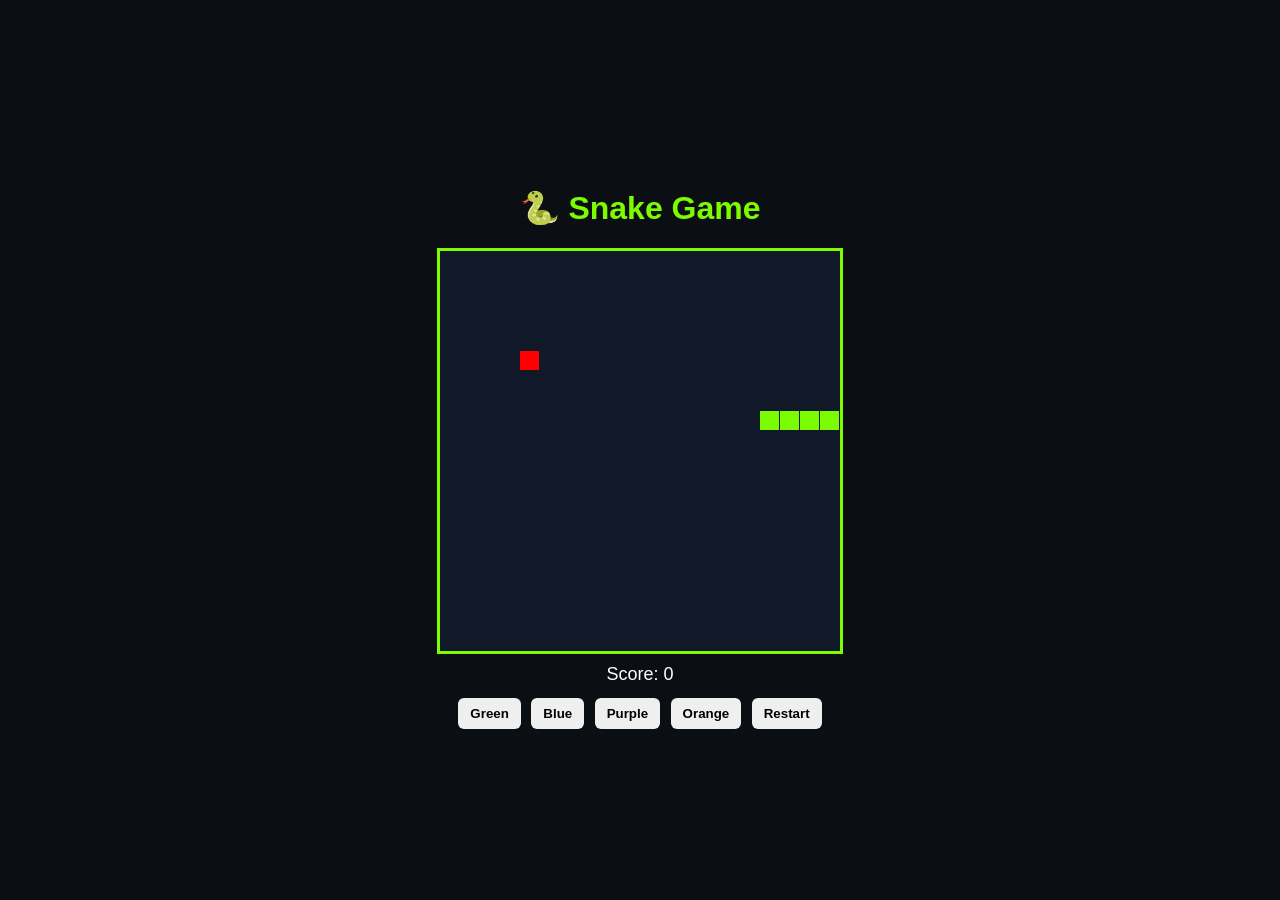
<file: index.html>
<!DOCTYPE html>
<html lang="en">
<head>
<meta charset="UTF-8">
<title>Snake Game - Skins & Walls</title>

<style>
body {
    margin: 0;
    background: #0b0f14;
    color: white;
    font-family: Arial, sans-serif;
    display: flex;
    flex-direction: column;
    align-items: center;
    justify-content: center;
    height: 100vh;
}

h1 {
    color: #7CFC00;
}

canvas {
    background: #111827;
    border: 3px solid #7CFC00;
}

#score {
    margin-top: 10px;
    font-size: 18px;
}

.controls {
    margin-top: 10px;
}

button {
    padding: 8px 12px;
    margin: 3px;
    border: none;
    border-radius: 6px;
    cursor: pointer;
    font-weight: bold;
}

button:hover {
    opacity: 0.85;
}
</style>
</head>

<body>

<h1>🐍 Snake Game</h1>

<canvas id="game" width="400" height="400"></canvas>

<div id="score">Score: 0</div>

<div class="controls">
    <button onclick="setSkin('green')">Green</button>
    <button onclick="setSkin('blue')">Blue</button>
    <button onclick="setSkin('purple')">Purple</button>
    <button onclick="setSkin('orange')">Orange</button>
    <button onclick="restartGame()">Restart</button>
</div>

<script>
const canvas = document.getElementById("game");
const ctx = canvas.getContext("2d");

const grid = 20;

let snakeColor = "#7CFC00";

let snake = {};
let apple = {};
let score = 0;

let count = 0;
let speed = 6;

// ---------- INIT ----------
function init() {
    snake = {
        x: 160,
        y: 160,
        dx: grid,
        dy: 0,
        cells: [],
        maxCells: 4
    };

    apple = {
        x: randomGrid(),
        y: randomGrid()
    };

    score = 0;
    speed = 6;

    document.getElementById("score").innerText = "Score: 0";
}

function randomGrid() {
    return Math.floor(Math.random() * 20) * grid;
}

// ---------- GAME LOOP ----------
function loop() {
    requestAnimationFrame(loop);

    if (++count < speed) return;
    count = 0;

    ctx.clearRect(0, 0, canvas.width, canvas.height);

    // move snake
    snake.x += snake.dx;
    snake.y += snake.dy;

    // 🧱 WALLS KILL
    if (
        snake.x < 0 ||
        snake.x >= canvas.width ||
        snake.y < 0 ||
        snake.y >= canvas.height
    ) {
        resetGame();
        return;
    }

    snake.cells.unshift({ x: snake.x, y: snake.y });

    if (snake.cells.length > snake.maxCells) {
        snake.cells.pop();
    }

    // draw apple
    ctx.fillStyle = "red";
    ctx.fillRect(apple.x, apple.y, grid - 1, grid - 1);

    // draw snake
    ctx.fillStyle = snakeColor;

    snake.cells.forEach((cell, index) => {

        ctx.fillRect(cell.x, cell.y, grid - 1, grid - 1);

        // eat apple
        if (cell.x === apple.x && cell.y === apple.y) {
            snake.maxCells++;
            score += 1; // 🔢 1 POINT ONLY

            document.getElementById("score").innerText = "Score: " + score;

            apple.x = randomGrid();
            apple.y = randomGrid();

            // speed up slightly
            if (speed > 2) speed -= 0.15;
        }

        // collision with self
        for (let i = index + 1; i < snake.cells.length; i++) {
            if (cell.x === snake.cells[i].x && cell.y === snake.cells[i].y) {
                resetGame();
            }
        }
    });
}

// ---------- CONTROLS ----------
document.addEventListener("keydown", function(e) {
    if (e.key === "ArrowLeft" && snake.dx === 0) {
        snake.dx = -grid;
        snake.dy = 0;
    }
    else if (e.key === "ArrowUp" && snake.dy === 0) {
        snake.dx = 0;
        snake.dy = -grid;
    }
    else if (e.key === "ArrowRight" && snake.dx === 0) {
        snake.dx = grid;
        snake.dy = 0;
    }
    else if (e.key === "ArrowDown" && snake.dy === 0) {
        snake.dx = 0;
        snake.dy = grid;
    }
});

// ---------- SKINS ----------
function setSkin(color) {
    if (color === "green") snakeColor = "#7CFC00";
    if (color === "blue") snakeColor = "#00bfff";
    if (color === "purple") snakeColor = "#b266ff";
    if (color === "orange") snakeColor = "#ff8c00";
}

// ---------- RESET ----------
function resetGame() {
    init();
}

// ---------- START ----------
init();
requestAnimationFrame(loop);
</script>

</body>
</html>
</file>
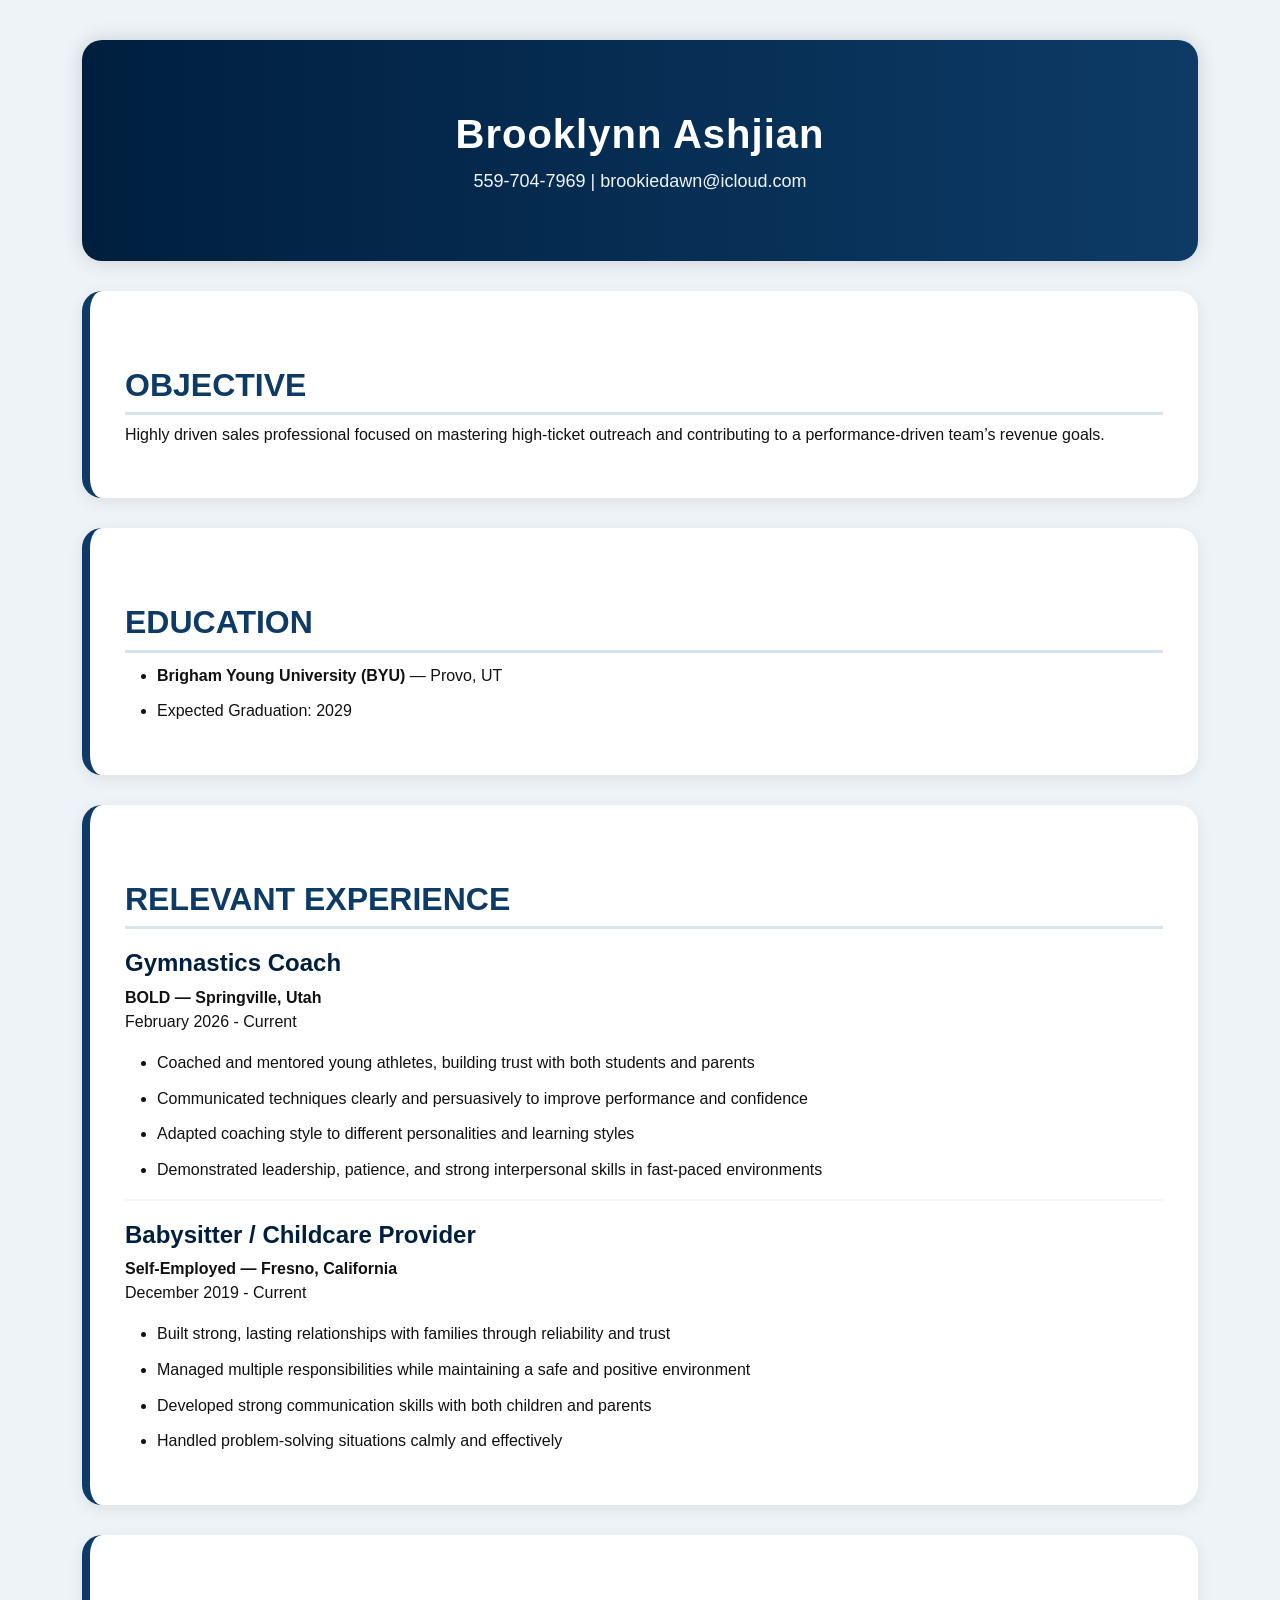
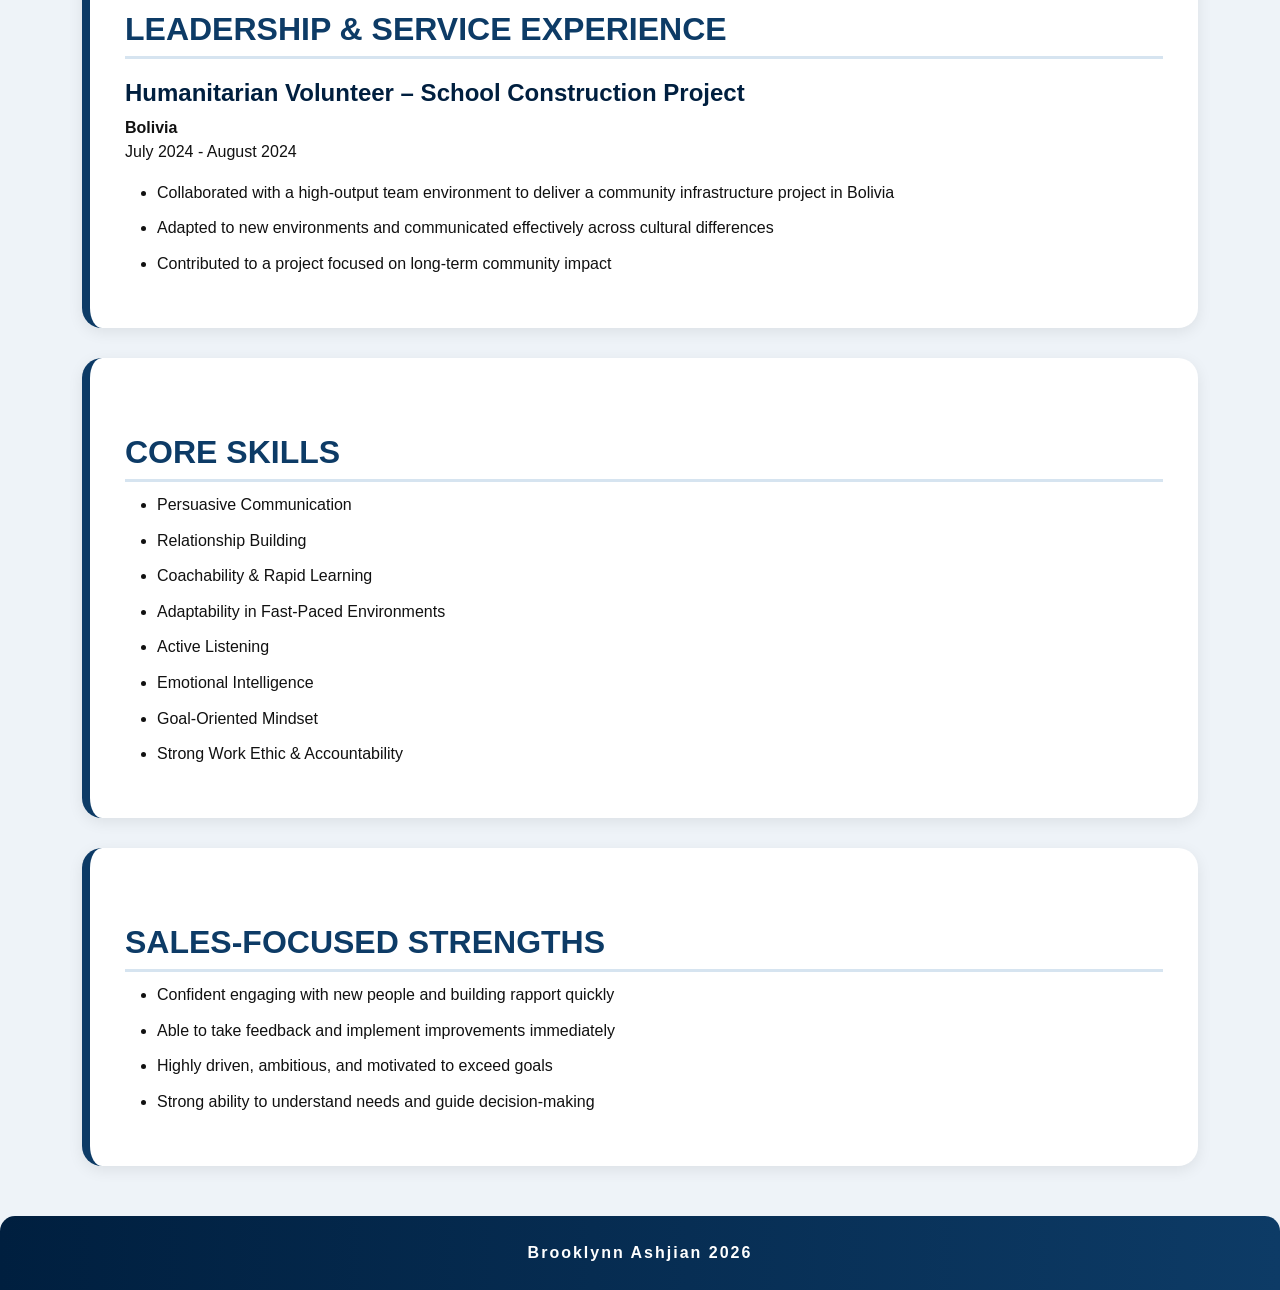
<file: Resume.html>
<!DOCTYPE html>
<html lang="en">
<head>
    <meta charset="UTF-8">
    <meta name="viewport" content="width=device-width, initial-scale=1.0">

    <title>Brooklynn Ashjian Resume</title>

    <link href="https://cdn.jsdelivr.net/npm/bootstrap@5.3.3/dist/css/bootstrap.min.css" rel="stylesheet">

    <style>

        body {
            background-color: #eef3f8;
            font-family: Arial, sans-serif;
            color: #111111;
        }

        /* HERO SECTION */

        .hero {
            background: linear-gradient(to right, #001f3f, #0d3b66);
            border-radius: 20px;
            padding: 50px;
            margin-top: 40px;
            box-shadow: 0px 0px 20px rgba(0,0,0,0.15);
            text-align: center;
            color: white;
        }

        /* PROFILE IMAGE */

        .profile-img {
            width: 230px;
            border-radius: 20px;
            border: 4px solid white;
            box-shadow: 0px 0px 15px rgba(0,0,0,0.3);
        }

        /* NAME */

        h1 {
            color: white;
            font-weight: bold;
            margin-top: 20px;
            letter-spacing: 1px;
        }

        /* SECTION HEADERS */

        h2 {
            color: #0d3b66;
            margin-top: 40px;
            border-bottom: 3px solid #d6e4f0;
            padding-bottom: 8px;
            font-weight: bold;
            text-transform: uppercase;
        }

        /* JOB TITLES */

        h4 {
            color: #001f3f;
            margin-top: 20px;
            font-weight: bold;
        }

        /* CONTACT INFO */

        .contact-info {
            font-size: 18px;
            margin-top: 10px;
            color: #f0f4f8;
        }

        /* CONTENT BOXES */

        .section-box {
            background-color: white;
            padding: 35px;
            border-radius: 20px;
            margin-top: 30px;
            box-shadow: 0px 4px 15px rgba(0,0,0,0.08);
            border-left: 8px solid #0d3b66;
        }

        /* LISTS */

        ul {
            margin-top: 10px;
        }

        li {
            margin-bottom: 10px;
            line-height: 1.6;
        }

        /* HORIZONTAL LINE */

        hr {
            border: 1px solid #d6e4f0;
        }

        /* FOOTER */

        footer {
            text-align: center;
            margin-top: 50px;
            padding: 25px;
            color: white;
            background: linear-gradient(to right, #001f3f, #0d3b66);
            border-radius: 15px 15px 0px 0px;
            font-weight: bold;
            letter-spacing: 2px;
        }

    </style>
</head>

<body>

<div class="container">

    <!-- HERO SECTION -->

    <div class="hero">

        <h1>Brooklynn Ashjian</h1>

        <p class="contact-info">
            559-704-7969 |
            brookiedawn@icloud.com
        </p>

    </div>

    <!-- OBJECTIVE -->

    <div class="section-box">

        <h2>Objective</h2>

        <p>
            Highly driven sales professional focused on mastering
            high-ticket outreach and contributing to a
            performance-driven team’s revenue goals.
        </p>

    </div>

    <!-- EDUCATION -->

    <div class="section-box">

        <h2>Education</h2>

        <ul>

            <li>
                <strong>Brigham Young University (BYU)</strong>
                — Provo, UT
            </li>

            <li>
                Expected Graduation: 2029
            </li>

        </ul>

    </div>

    <!-- EXPERIENCE -->

    <div class="section-box">

        <h2>Relevant Experience</h2>

        <h4>Gymnastics Coach</h4>

        <p>
            <strong>BOLD — Springville, Utah</strong><br>
            February 2026 - Current
        </p>

        <ul>

            <li>
                Coached and mentored young athletes,
                building trust with both students and parents
            </li>

            <li>
                Communicated techniques clearly and persuasively
                to improve performance and confidence
            </li>

            <li>
                Adapted coaching style to different personalities
                and learning styles
            </li>

            <li>
                Demonstrated leadership, patience, and strong
                interpersonal skills in fast-paced environments
            </li>

        </ul>

        <hr>

        <h4>Babysitter / Childcare Provider</h4>

        <p>
            <strong>Self-Employed — Fresno, California</strong><br>
            December 2019 - Current
        </p>

        <ul>

            <li>
                Built strong, lasting relationships with families
                through reliability and trust
            </li>

            <li>
                Managed multiple responsibilities while maintaining
                a safe and positive environment
            </li>

            <li>
                Developed strong communication skills with both
                children and parents
            </li>

            <li>
                Handled problem-solving situations calmly
                and effectively
            </li>

        </ul>

    </div>

    <!-- LEADERSHIP -->

    <div class="section-box">

        <h2>Leadership & Service Experience</h2>

        <h4>Humanitarian Volunteer – School Construction Project</h4>

        <p>
            <strong>Bolivia</strong><br>
            July 2024 - August 2024
        </p>

        <ul>

            <li>
                Collaborated with a high-output team environment
                to deliver a community infrastructure project in Bolivia
            </li>

            <li>
                Adapted to new environments and communicated
                effectively across cultural differences
            </li>

            <li>
                Contributed to a project focused on long-term
                community impact
            </li>

        </ul>

    </div>

    <!-- CORE SKILLS -->

    <div class="section-box">

        <h2>Core Skills</h2>

        <ul>

            <li>Persuasive Communication</li>

            <li>Relationship Building</li>

            <li>Coachability & Rapid Learning</li>

            <li>Adaptability in Fast-Paced Environments</li>

            <li>Active Listening</li>

            <li>Emotional Intelligence</li>

            <li>Goal-Oriented Mindset</li>

            <li>Strong Work Ethic & Accountability</li>

        </ul>

    </div>

    <!-- SALES STRENGTHS -->

    <div class="section-box">

        <h2>Sales-Focused Strengths</h2>

        <ul>

            <li>
                Confident engaging with new people and
                building rapport quickly
            </li>

            <li>
                Able to take feedback and implement
                improvements immediately
            </li>

            <li>
                Highly driven, ambitious, and motivated
                to exceed goals
            </li>

            <li>
                Strong ability to understand needs and
                guide decision-making
            </li>

        </ul>

    </div>

</div>

<footer>

    Brooklynn Ashjian 2026

</footer>

</body>
</html>
</file>
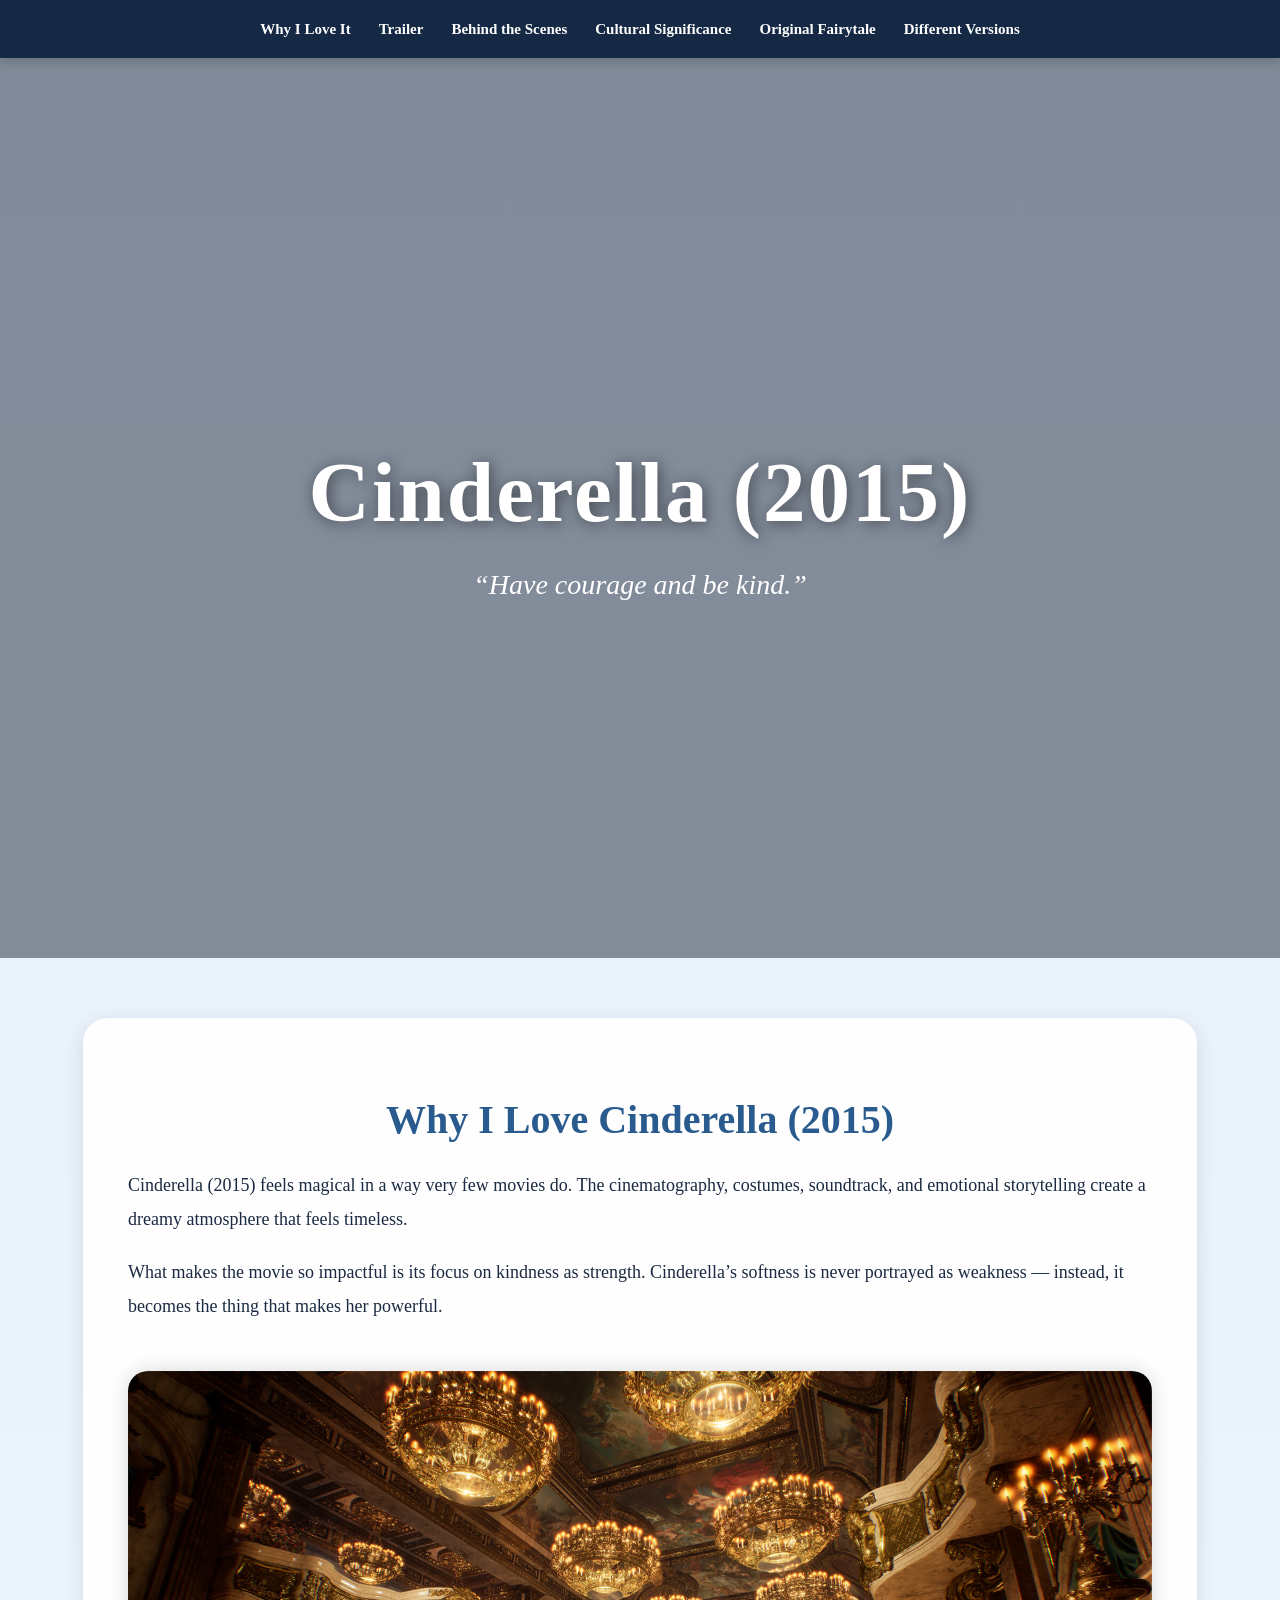
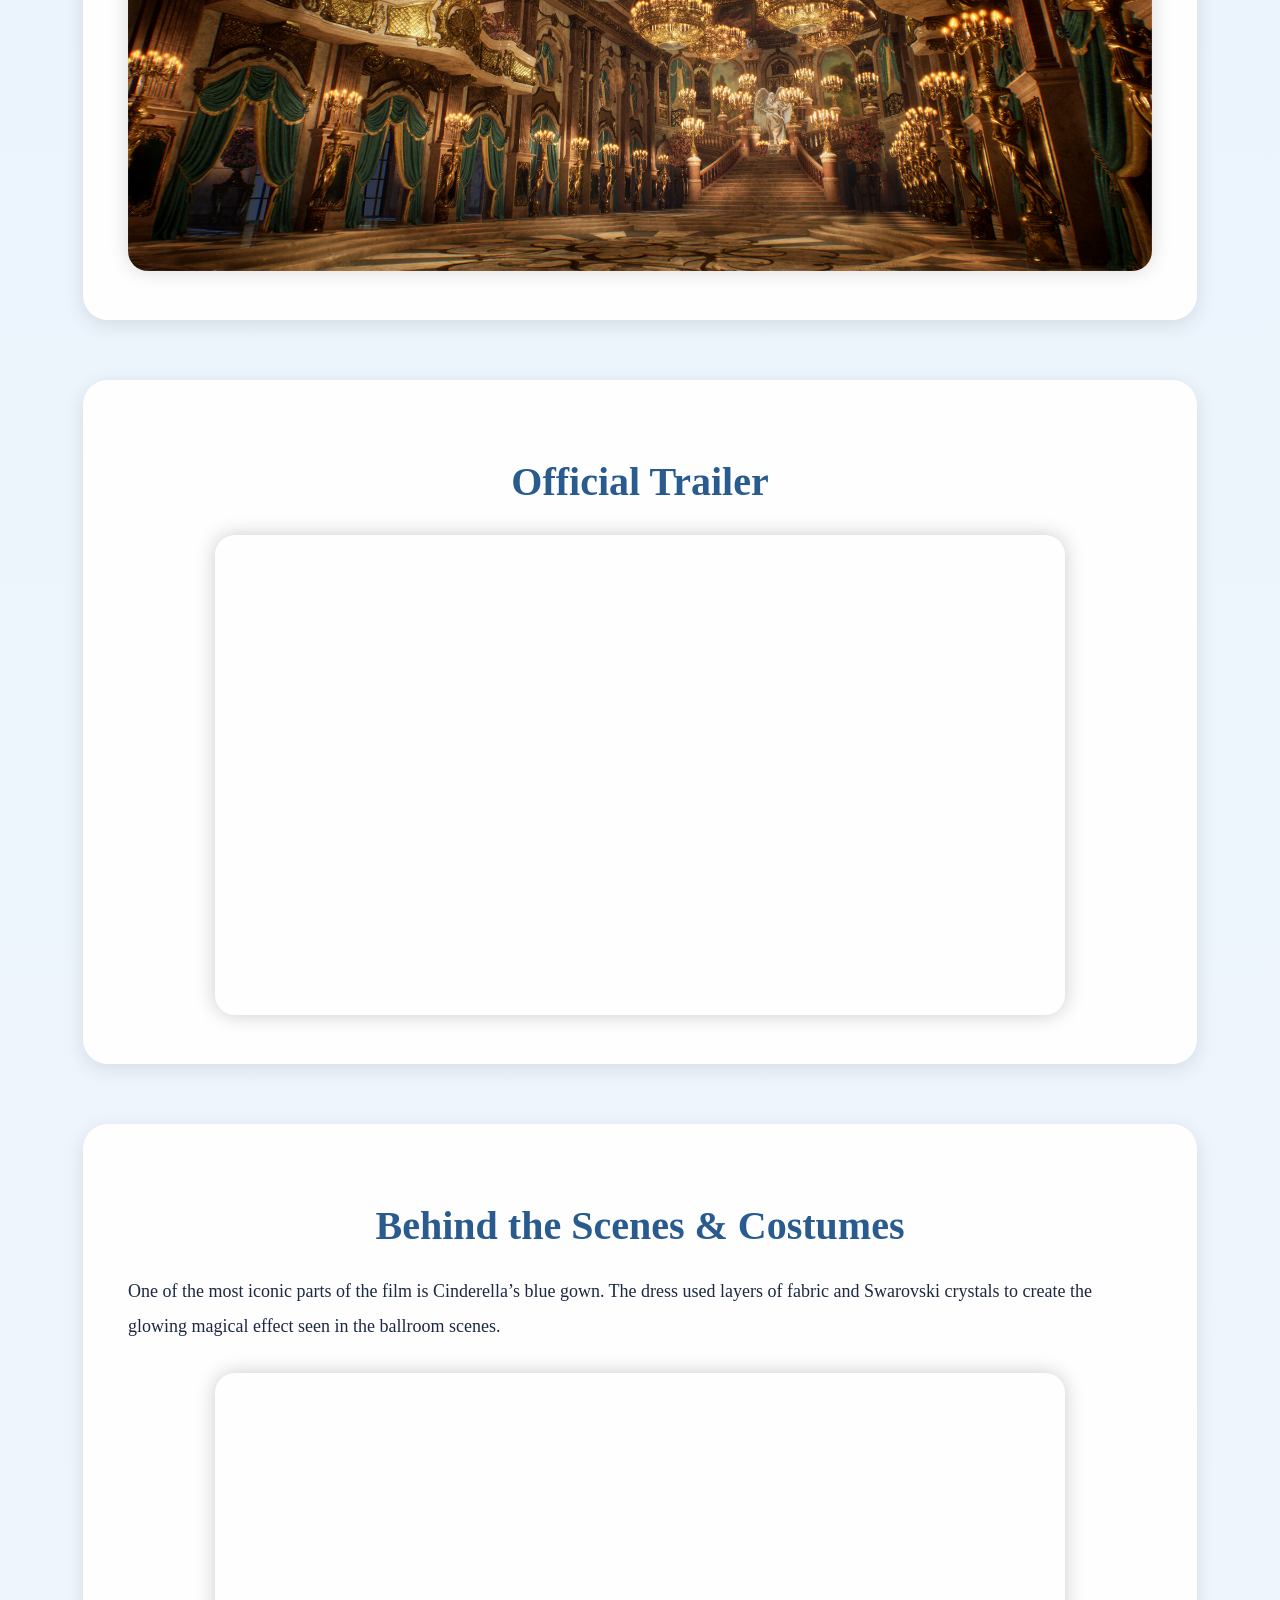
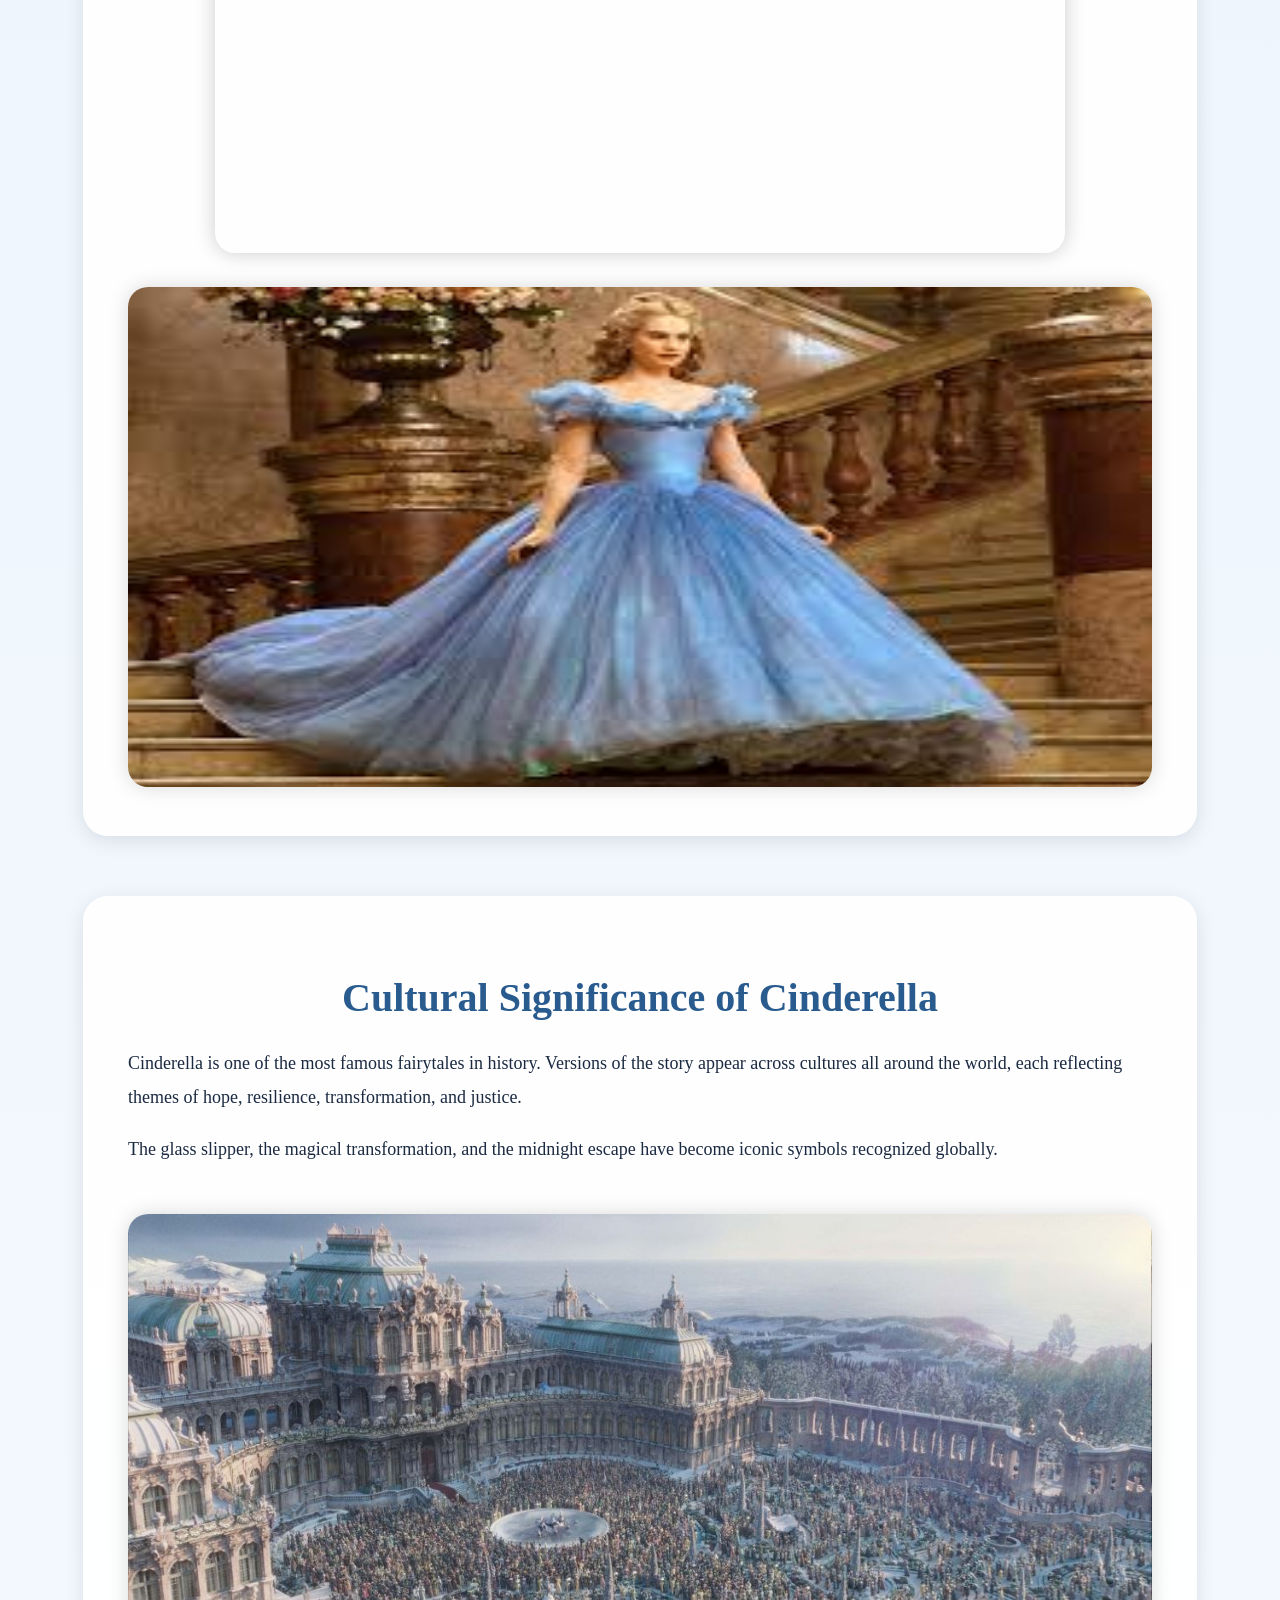
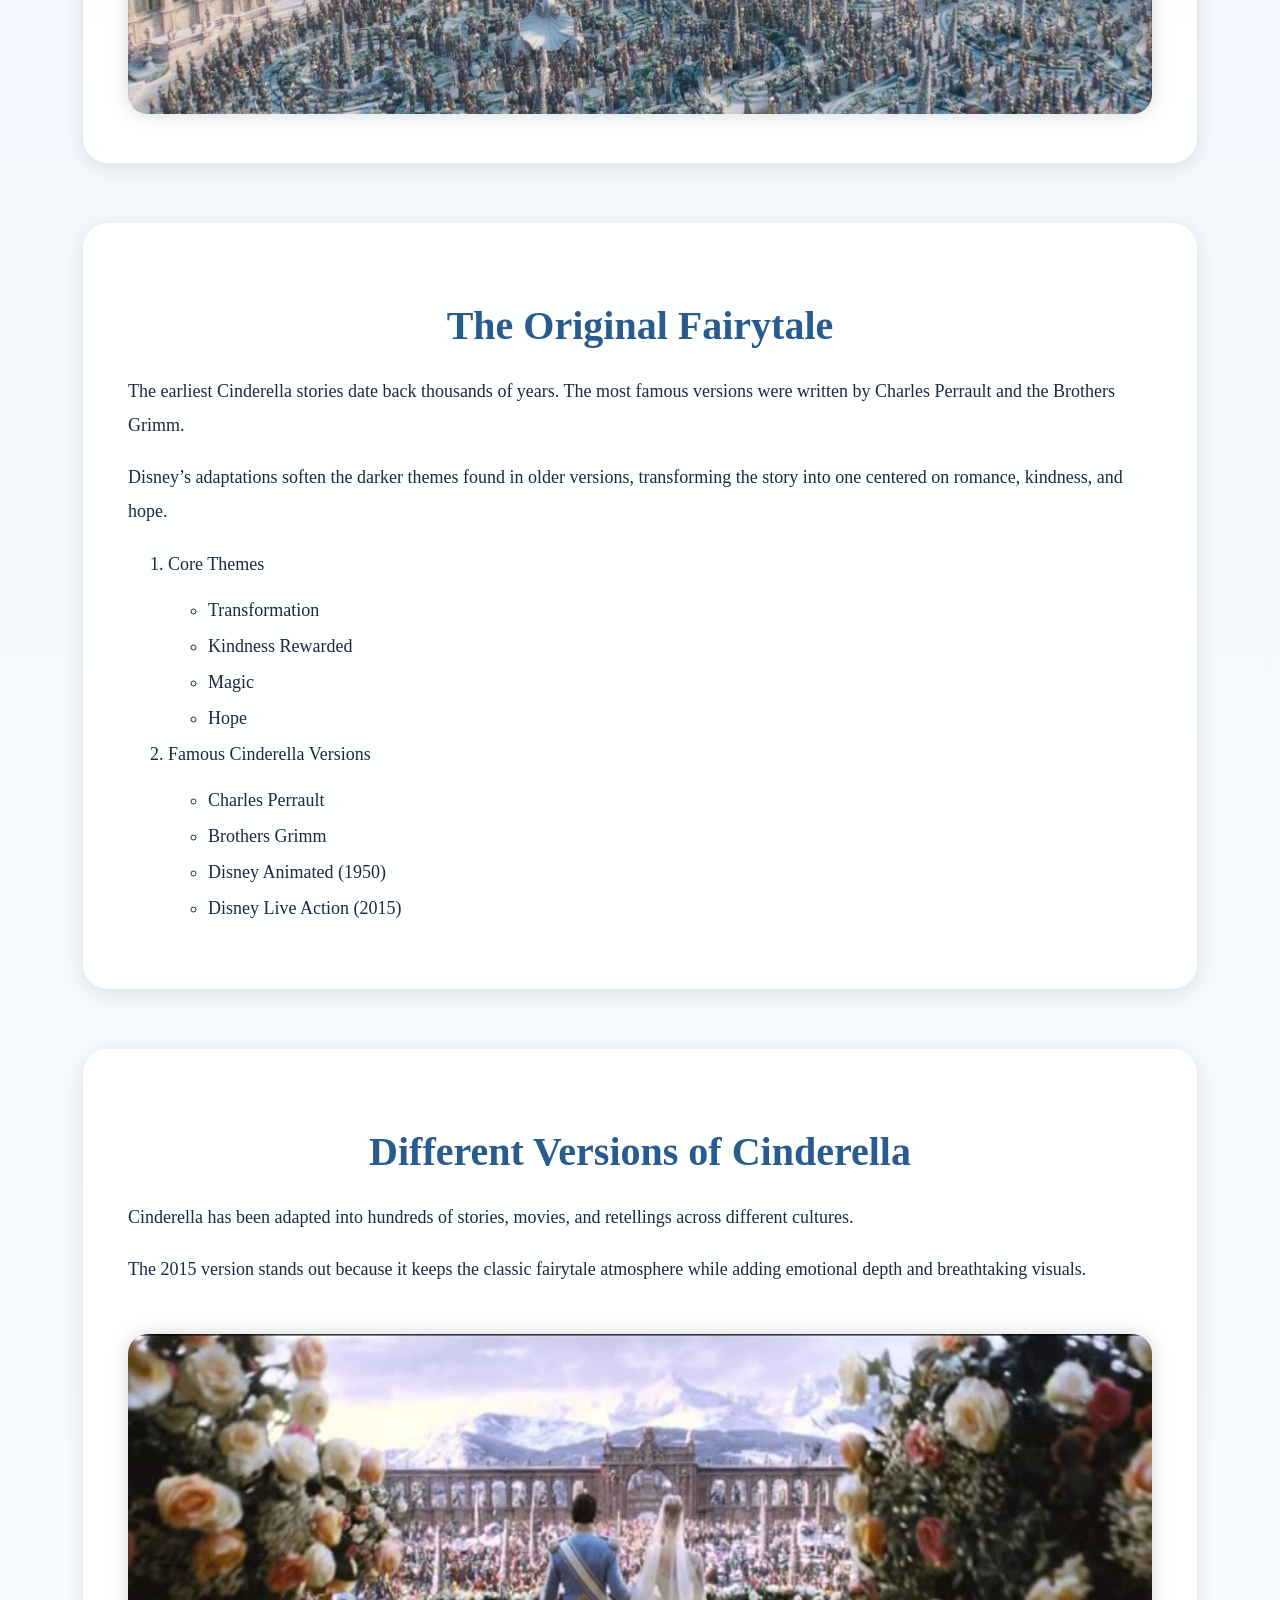
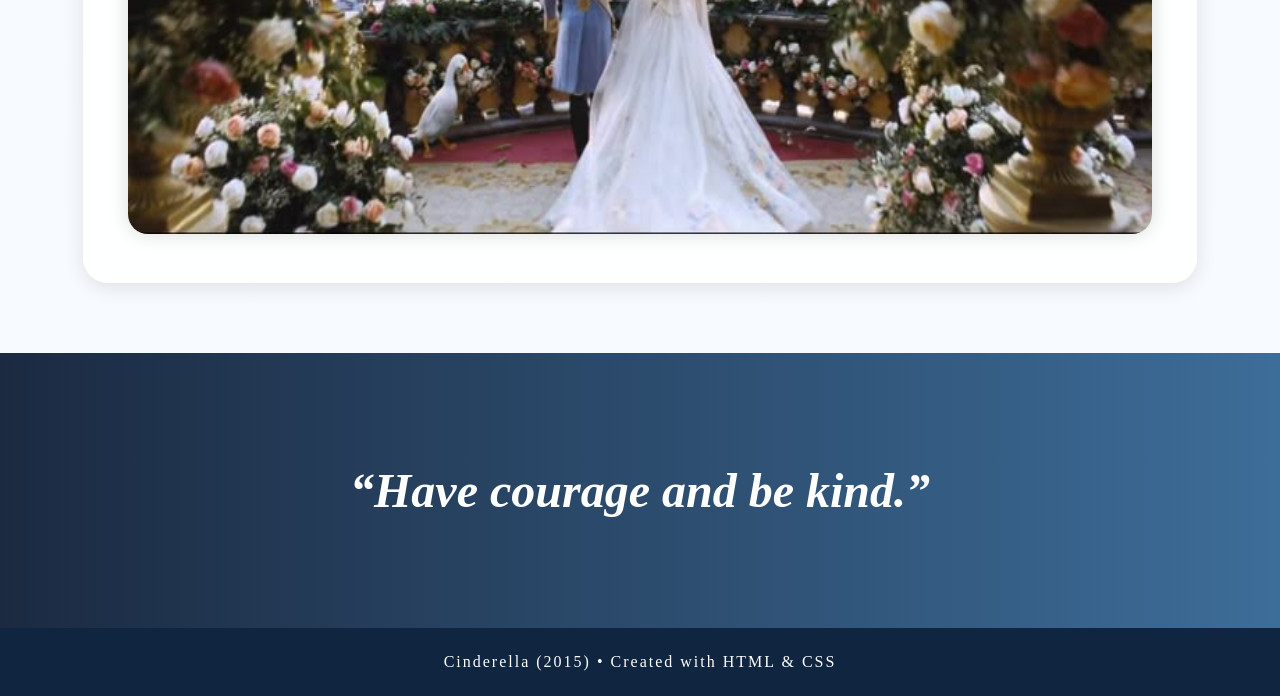
<file: scratch.html>
<!DOCTYPE html>
<html lang="en">

<head>

    <meta charset="UTF-8">

    <meta name="viewport"
          content="width=device-width, initial-scale=1.0">

    <title>Cinderella (2015)</title>

    <!-- CONNECTS CSS FILE -->

    <link rel="stylesheet"
          href="scratchstyles.css">

</head>

<body>

    <!-- NAVIGATION -->

    <div class="nav">

        <a href="#why-love">Why I Love It</a>

        <a href="#trailer">Trailer</a>

        <a href="#behind-scenes">Behind the Scenes</a>

        <a href="#cultural">Cultural Significance</a>

        <a href="#fairytale">Original Fairytale</a>

        <a href="#versions">Different Versions</a>

    </div>

    <!-- HERO SECTION -->

    <div class="hero">

        <div class="overlay">

            <h1>Cinderella (2015)</h1>

            <p>
                “Have courage and be kind.”
            </p>

        </div>

    </div>

    <!-- WHY I LOVE IT -->

    <div class="section" id="why-love">

        <h2>Why I Love Cinderella (2015)</h2>

        <p>
            Cinderella (2015) feels magical in a way very few movies do.
            The cinematography, costumes, soundtrack, and emotional storytelling
            create a dreamy atmosphere that feels timeless.
        </p>

        <p>
            What makes the movie so impactful is its focus on kindness as strength.
            Cinderella’s softness is never portrayed as weakness — instead,
            it becomes the thing that makes her powerful.
        </p>

        <img src="./images/ballroom.jpg"
             alt="Cinderella Ballroom" height = "500"
             class="movie-image">

    </div>

    <!-- TRAILER -->

    <div class="section" id="trailer">

        <h2>Official Trailer</h2>

        <div class="video-container">

           <iframe width="850" height="480" src="https://www.youtube.com/embed/LfR8Su4ulX0?si=IXBT_56o7SWo6IF7" 
           title="YouTube video player" 
           frameborder="0" allow="accelerometer; 
           autoplay; clipboard-write; encrypted-media; 
           gyroscope; picture-in-picture; web-share" 
           referrerpolicy="strict-origin-when-cross-origin" 
           allowfullscreen>

           </iframe>

        </div>

    </div>

    <!-- BEHIND THE SCENES -->

    <div class="section" id="behind-scenes">

        <h2>Behind the Scenes & Costumes</h2>

        <p>
            One of the most iconic parts of the film is Cinderella’s blue gown.
            The dress used layers of fabric and Swarovski crystals to create
            the glowing magical effect seen in the ballroom scenes.
        </p>

        <div class="video-container">

            <iframe width="850"
                    height="480"
                    src="https://www.youtube.com/embed/cd0jXzeN6xQ"
                    title="Behind the Scenes"
                    allowfullscreen>
            </iframe>

        </div>
        <img src= "./images/dress.jpg"
             alt="Cinderella Dress" height = "500"
             class="movie-image">

    </div>

    <!-- CULTURAL SIGNIFICANCE -->

    <div class="section" id="cultural">

        <h2>Cultural Significance of Cinderella</h2>

        <p>
            Cinderella is one of the most famous fairytales in history.
            Versions of the story appear across cultures all around the world,
            each reflecting themes of hope, resilience, transformation,
            and justice.
        </p>

        <p>
            The glass slipper, the magical transformation, and the midnight escape
            have become iconic symbols recognized globally.
        </p>

        <img src="./images/castle.jpg"
             alt="Cinderella Castle" height = "500"
             class="movie-image">

    </div>

    <!-- ORIGINAL FAIRYTALE -->

    <div class="section" id="fairytale">

        <h2>The Original Fairytale</h2>

        <p>
            The earliest Cinderella stories date back thousands of years.
            The most famous versions were written by Charles Perrault
            and the Brothers Grimm.
        </p>

        <p>
            Disney’s adaptations soften the darker themes found in older versions,
            transforming the story into one centered on romance, kindness,
            and hope.
        </p>

        <!-- ORDERED + UNORDERED LIST -->

        <ol>

            <li>
                Core Themes

                <ul>

                    <li>Transformation</li>

                    <li>Kindness Rewarded</li>

                    <li>Magic</li>

                    <li>Hope</li>

                </ul>

            </li>

            <li>
                Famous Cinderella Versions

                <ul>

                    <li>Charles Perrault</li>

                    <li>Brothers Grimm</li>

                    <li>Disney Animated (1950)</li>

                    <li>Disney Live Action (2015)</li>

                </ul>

            </li>

        </ol>

    </div>

    <!-- DIFFERENT VERSIONS -->

    <div class="section" id="versions">

        <h2>Different Versions of Cinderella</h2>

        <p>
            Cinderella has been adapted into hundreds of stories,
            movies, and retellings across different cultures.
        </p>

        <p>
            The 2015 version stands out because it keeps the classic fairytale
            atmosphere while adding emotional depth and breathtaking visuals.
        </p>
        <img src="./images/ending.jpg"
             alt="Cinderella Ending" height = "500"
             class="movie-image">

    </div>

    <!-- QUOTE -->

    <div class="quote-section">

        <h2>“Have courage and be kind.”</h2>

    </div>

    <!-- FOOTER -->

    <footer>

        Cinderella (2015) • Created with HTML & CSS

    </footer>

</body>

</html>
</file>
<file: scratchstyles.css>
/* BODY */

body {
    margin: 0;
    background: linear-gradient(to bottom, #e7f1fb, #f8fbff);
    font-family: Georgia, serif;
    color: #1b2a41;
    scroll-behavior: smooth;
}

/* NAVIGATION */

.nav {
    position: sticky;
    top: 0;
    z-index: 100;
    background: rgba(10, 30, 60, 0.95);
    padding: 20px;
    text-align: center;
    box-shadow: 0px 4px 10px rgba(0,0,0,0.2);
}

.nav a {
    color: white;
    text-decoration: none;
    margin: 12px;
    font-weight: bold;
    font-size: 15px;
    transition: 0.3s;
}

.nav a:hover {
    color: #9fd3ff;
}

/* HERO */

.hero {
    height: 100vh;

    background-image:
        linear-gradient(rgba(5,15,35,0.45),
        rgba(5,15,35,0.45)),
        url("https://wallpapercave.com/wp/wp2599597.jpg");

    background-size: cover;
    background-position: center;

    display: flex;
    justify-content: center;
    align-items: center;
}

/* HERO OVERLAY */

.overlay {
    text-align: center;
    color: white;
}

.overlay h1 {
    font-size: 85px;
    margin-bottom: 15px;
    text-shadow: 2px 2px 15px rgba(0,0,0,0.5);
    letter-spacing: 2px;
}

.overlay p {
    font-size: 28px;
    font-style: italic;
}

/* SECTIONS */

.section {
    width: 80%;
    margin: auto;
    margin-top: 60px;
    background-color: rgba(255,255,255,0.94);
    padding: 45px;
    border-radius: 25px;
    box-shadow: 0px 5px 20px rgba(0,0,0,0.1);
}

/* HEADERS */

.section h2 {
    text-align: center;
    color: #295b8e;
    font-size: 40px;
    margin-bottom: 25px;
}

/* TEXT */

.section p {
    font-size: 18px;
    line-height: 1.9;
}

/* IMAGES */

.movie-image {
    width: 100%;
    margin-top: 30px;
    border-radius: 20px;
    box-shadow: 0px 0px 20px rgba(0,0,0,0.15);
}

/* VIDEO */

.video-container {
    text-align: center;
    margin-top: 30px;
}

iframe {
    max-width: 100%;
    border-radius: 20px;
    box-shadow: 0px 0px 20px rgba(0,0,0,0.2);
    border: none;
}

/* LISTS */

ol {
    font-size: 18px;
    line-height: 2;
}

ul {
    margin-top: 10px;
}

/* QUOTE SECTION */

.quote-section {
    margin-top: 70px;
    background: linear-gradient(to right, #1b2a41, #3d6d99);
    color: white;
    text-align: center;
    padding: 70px 30px;
}

.quote-section h2 {
    font-size: 48px;
    font-style: italic;
}

/* FOOTER */

footer {
    background-color: #10253f;
    color: white;
    text-align: center;
    padding: 25px;
    letter-spacing: 2px;
}
</file>
